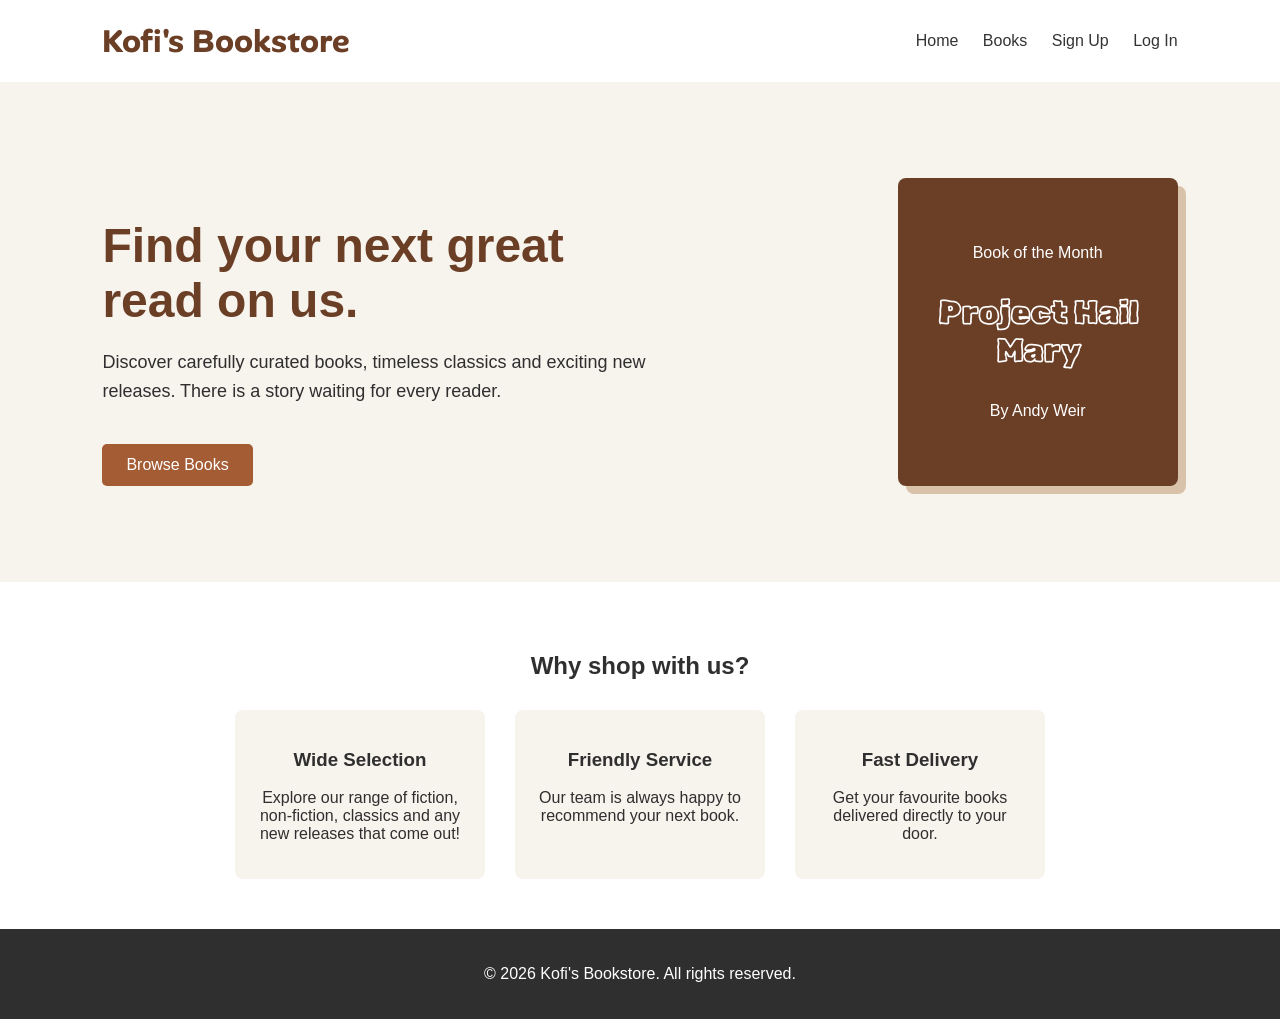
<file: templates/index.html>
<!DOCTYPE html>
<html lang="en">
<head>
  <meta charset="UTF-8">
  <meta name="viewport" content="width=device-width, initial-scale=1.0">
  <link rel="stylesheet" href="/static/styles.css">
  <link rel="preconnect" href="https://fonts.googleapis.com">
  <link rel="preconnect" href="https://fonts.gstatic.com" crossorigin>
  <link href="https://fonts.googleapis.com/css2?family=Alan+Sans:wght@300..900&family=Rubik+Scribble&display=swap" rel="stylesheet">


  <title>Kofi's Bookstore</title>
</head>

<body>

  <header>
    <h1>Kofi's Bookstore</h1>

    <nav>
      <a href="/">Home</a>
      <a href="/books">Books</a>
      <a href="/users/new">Sign Up</a>
      <a href="/sessions/new">Log In</a>
    </nav>
  </header>

  <main>
    <section class="hero" id="home">
      <div class="hero-text">
        <h2>Find your next great read on us.</h2>

        <p>
          Discover carefully curated books, timeless classics and exciting
          new releases. There is a story waiting for every reader.
        </p>

        <a class="button" href="/books">Browse Books</a>
      </div>

      <div class="book-display">
        <p>Book of the Month</p>
        <h3>Project Hail Mary</h3>
        <p>By Andy Weir</p>
      </div>
    </section>

    <section class="features" id="books">
      <h2>Why shop with us?</h2>

      <div class="feature-list">
        <div class="feature">
          <h3>Wide Selection</h3>
          <p>Explore our range of fiction, non-fiction, classics and any new releases that come out!</p>
        </div>

        <div class="feature">
          <h3>Friendly Service</h3>
          <p>Our team is always happy to recommend your next book.</p>
        </div>

        <div class="feature">
          <h3>Fast Delivery</h3>
          <p>Get your favourite books delivered directly to your door.</p>
        </div>
      </div>
    </section>
  </main>

  <footer id="about">
    <p>&copy; 2026 Kofi's Bookstore. All rights reserved.</p>
  </footer>

</body>
</html>
</file>
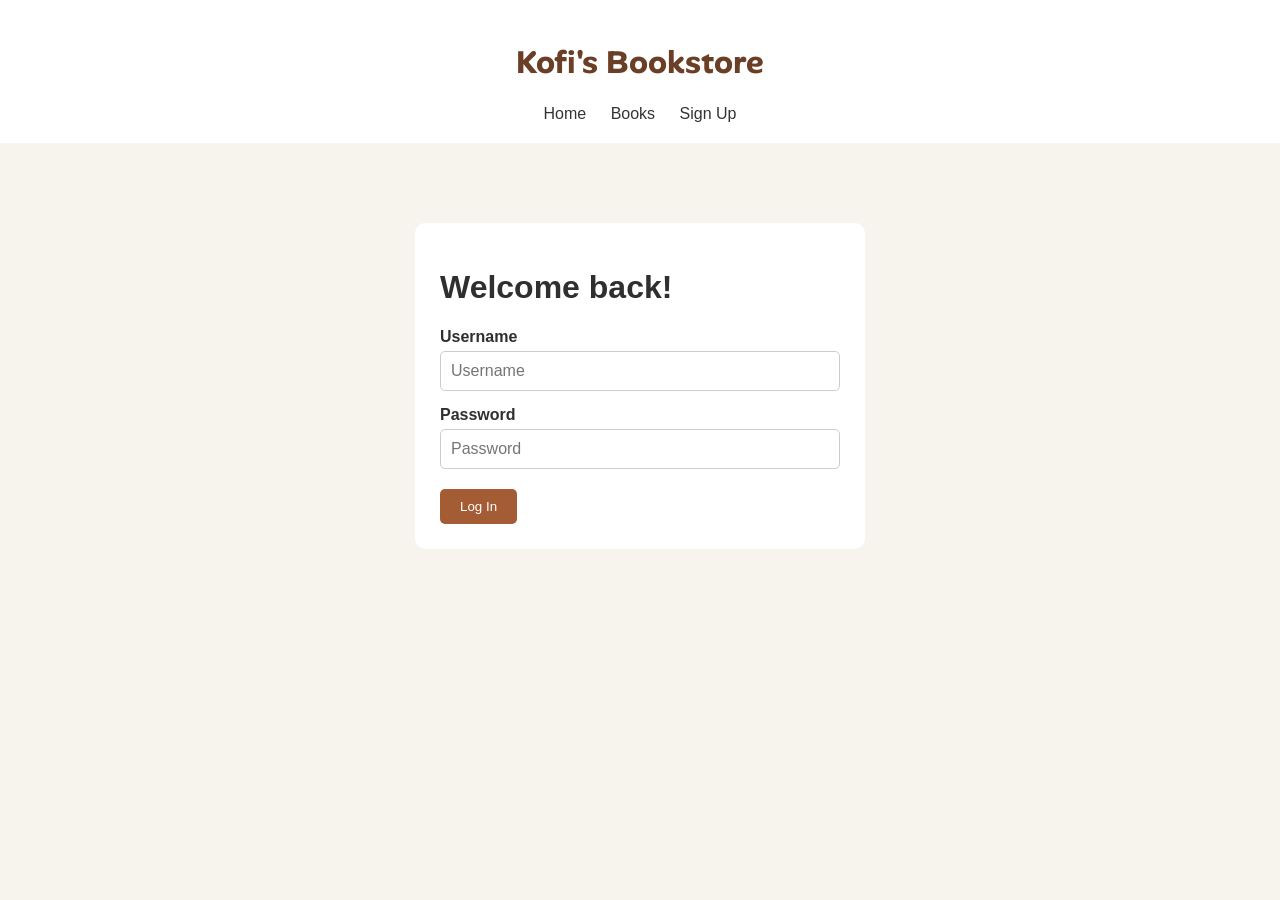
<file: templates/login.html>
<!DOCTYPE html>
<html lang="en">
<head>
  <meta charset="UTF-8">
  <meta name="viewport" content="width=device-width, initial-scale=1.0">
  <link rel="stylesheet" href="/static/login_styles.css">
  <link rel="preconnect" href="https://fonts.googleapis.com">
  <link rel="preconnect" href="https://fonts.gstatic.com" crossorigin>
  <link href="https://fonts.googleapis.com/css2?family=Alan+Sans:wght@300..900&display=swap" rel="stylesheet">
  <title>Log In</title>
</head>

<body>

  <header>
    <h1>Kofi's Bookstore</h1>

    <nav>
      <a href="/">Home</a>
      <a href="/books">Books</a>
      <a href="/users/new">Sign Up</a>
    </nav>
  </header>

  <main>
    
    <form class="login-form" method="POST" action="/sessions">
      <h1>Welcome back!</h1>

      <label for="username">Username</label>
      <input
        type="VARCHAR(255)"
        id="username"
        name="username"
        placeholder="Username"
        required
      >

      <label for="password">Password</label>
      <input
        type="VARCHAR(255)"
        id="password"
        name="password"
        placeholder="Password"
        required
      >

      <input type="submit" value="Log In">
    </form>
    </main>

</body>
</html>
</file>
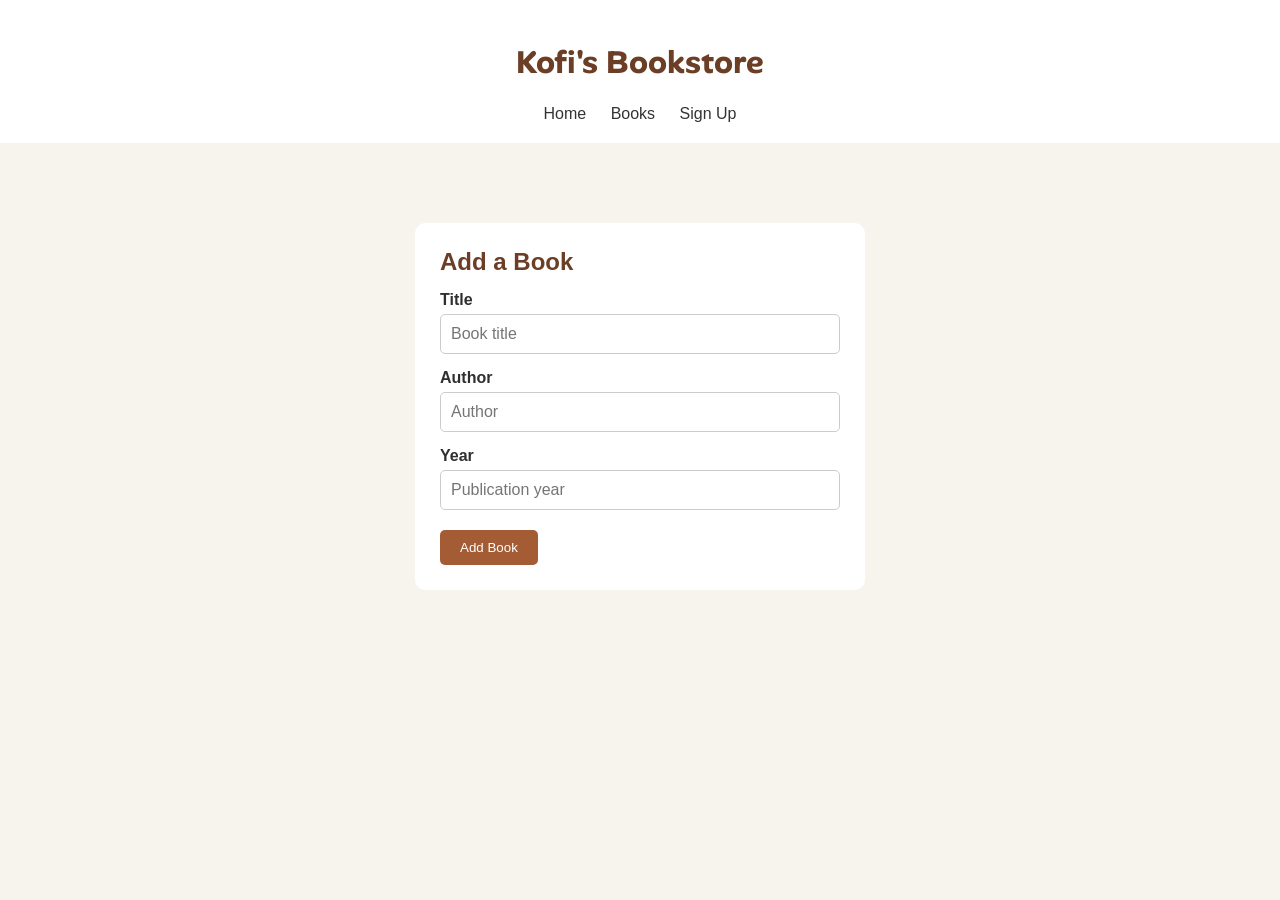
<file: templates/new_book.html>
<!DOCTYPE html>
<html lang="en">
<head>
  <meta charset="UTF-8">
  <meta name="viewport" content="width=device-width, initial-scale=1.0">
  <link rel="stylesheet" href="/static/books_styles.css">
  <link rel="preconnect" href="https://fonts.googleapis.com">
  <link rel="preconnect" href="https://fonts.gstatic.com" crossorigin>
  <link href="https://fonts.googleapis.com/css2?family=Alan+Sans:wght@300..900&display=swap" rel="stylesheet">
  <title>Our Books</title>
</head>

<body>

  <header>
    <h1>Kofi's Bookstore</h1>

    <nav>
      <a href="/">Home</a>
      <a href="/books">Books</a>
      <a href="/users/new">Sign Up</a>
    </nav>
  </header>

  <main>
    
    <form class="book-form" method="POST" action="/books">
      <h2>Add a Book</h2>

      <label for="title">Title</label>
      <input
        type="text"
        id="title"
        name="title"
        placeholder="Book title"
        required
      >

      <label for="author">Author</label>
      <input
        type="text"
        id="author"
        name="author"
        placeholder="Author"
        required
      >

      <label for="year">Year</label>
      <input
        type="number"
        id="year"
        name="year"
        placeholder="Publication year"
        required
      >

      <input type="submit" value="Add Book">
    </form>
    </main>

</body>
</html>
</file>
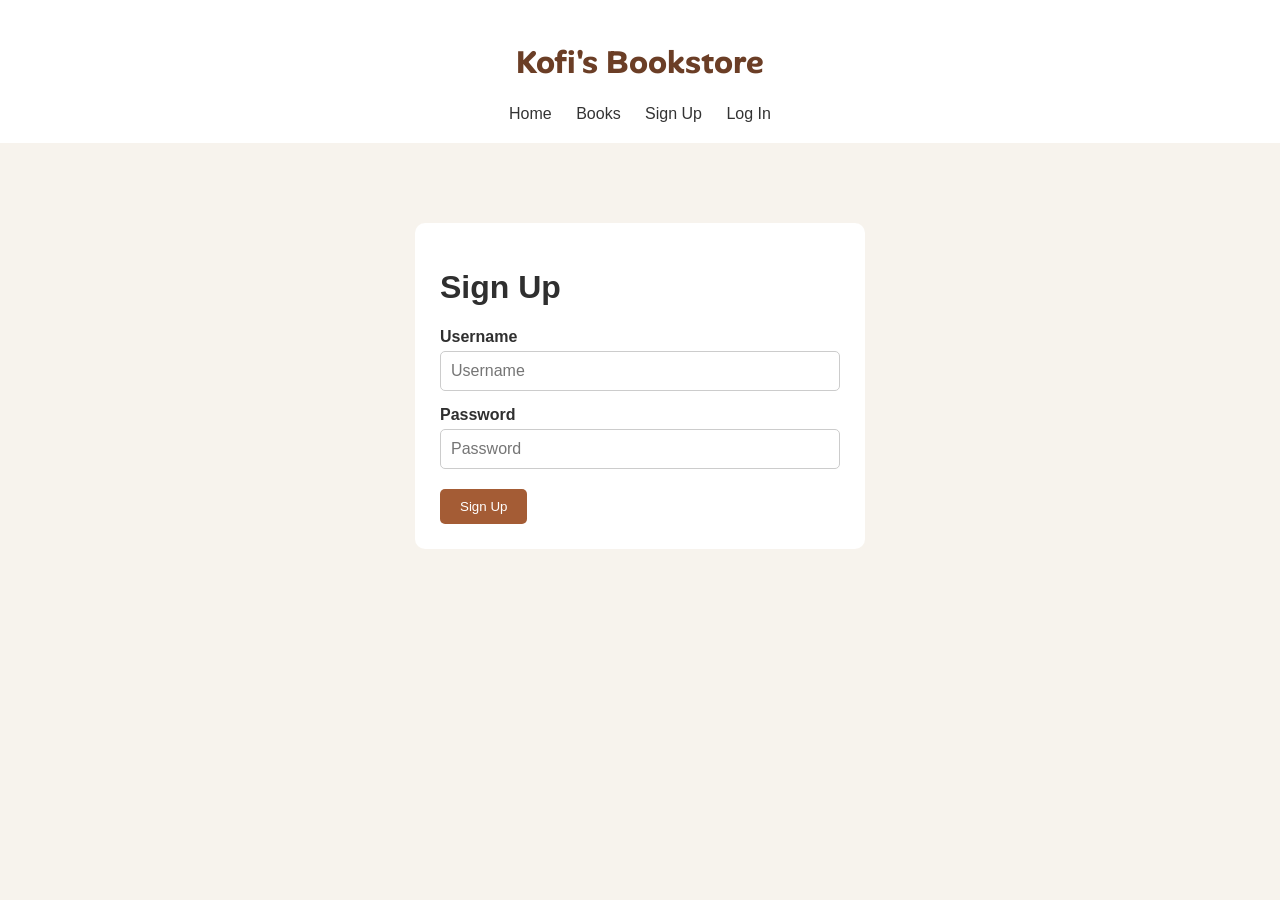
<file: templates/signup.html>
<!DOCTYPE html>
<html lang="en">
<head>
  <meta charset="UTF-8">
  <meta name="viewport" content="width=device-width, initial-scale=1.0">
  <link rel="stylesheet" href="/static/signup_styles.css">
  <link rel="preconnect" href="https://fonts.googleapis.com">
  <link rel="preconnect" href="https://fonts.gstatic.com" crossorigin>
  <link href="https://fonts.googleapis.com/css2?family=Alan+Sans:wght@300..900&display=swap" rel="stylesheet">
  <title>Sign Up</title>
</head>

<body>

  <header>
    <h1>Kofi's Bookstore</h1>

    <nav>
      <a href="/">Home</a>
      <a href="/books">Books</a>
      <a href="/users/new">Sign Up</a>
      <a href="/sessions/new">Log In</a>
    </nav>
  </header>

  <main>
    
    <form class="signup-form" method="POST" action="/signup">
      <h1>Sign Up</h1>

      <label for="username">Username</label>
      <input
        type="VARCHAR(255)"
        id="username"
        name="username"
        placeholder="Username"
        required
      >

      <label for="password">Password</label>
      <input
        type="VARCHAR(255)"
        id="password"
        name="password"
        placeholder="Password"
        required
      >

      <input type="submit" value="Sign Up">
    </form>
    </main>

</body>
</html>
</file>
<file: static/styles.css>
* {
      box-sizing: border-box;
    }

    body {
      margin: 0;
      font-family: Arial, sans-serif;
      background-color: #f7f3ed;
      color: #2f2f2f;
    }

    header {
      display: flex;
      justify-content: space-between;
      align-items: center;
      padding: 20px 8%;
      background-color: #ffffff;
    }

    header h1 {
      font-family: "Alan Sans", sans-serif;
      margin: 0;
      color: #6b3e26;
    }

    nav a {
      margin-left: 20px;
      color: #333333;
      text-decoration: none;
    }

    nav a:hover {
      color: #a45c35;
    }

    .hero {
      min-height: 500px;
      display: flex;
      justify-content: space-between;
      align-items: center;
      gap: 40px;
      padding: 60px 8%;
    }

    .hero-text {
      max-width: 550px;
    }

    .hero-text h2 {
      margin-bottom: 20px;
      font-size: 48px;
      color: #6b3e26;
    }

    .hero-text p {
      font-size: 18px;
      line-height: 1.6;
    }

    .button {
      display: inline-block;
      margin-top: 20px;
      padding: 12px 24px;
      background-color: #a45c35;
      color: white;
      text-decoration: none;
      border-radius: 5px;
    }

    .button:hover {
      background-color: #7e4328;
    }

    .book-display {
      width: 280px;
      padding: 50px 30px;
      background-color: #6b3e26;
      color: white;
      text-align: center;
      border-radius: 8px;
      box-shadow: 8px 8px 0 #d8c2aa;
    }

    .book-display h3 {
      font-family: "Rubik Scribble", system-ui;
      font-size: 32px;
    }

    .features {
      padding: 50px 8%;
      background-color: #ffffff;
      text-align: center;
    }

    .feature-list {
      display: flex;
      justify-content: center;
      gap: 30px;
      margin-top: 30px;
    }

    .feature {
      width: 250px;
      padding: 20px;
      background-color: #f7f3ed;
      border-radius: 8px;
    }

    footer {
      padding: 20px;
      background-color: #2f2f2f;
      color: white;
      text-align: center;
    }

    @media (max-width: 700px) {
      header,
      .hero,
      .feature-list {
        flex-direction: column;
      }

      header {
        gap: 15px;
      }

      nav a {
        margin: 0 8px;
      }

      .hero {
        text-align: center;
      }

      .hero-text h2 {
        font-size: 36px;
      }

      .book-display {
        width: 100%;
        max-width: 280px;
      }

      .feature {
        width: 100%;
      }
    }
</file>
<file: static/login_styles.css>
* {
  box-sizing: border-box;
    }
    
    body {
      margin: 0;
      font-family: Arial, sans-serif;
      background-color: #f7f3ed;
      color: #2f2f2f;
    }

    header {
      padding: 20px;
      background-color: white;
      text-align: center;
    }

    header h1 {
      color: #6b3e26;
      font-family: "Alan Sans", sans-serif;
    }

    nav a {
      margin: 0 10px;
      color: #333;
      text-decoration: none;
    }

    main {
      padding: 40px;
    }

    .login-form {
    width: 100%;
    max-width: 450px;
    margin: 40px auto;
    padding: 25px;
    background-color: white;
    border-radius: 10px;
  }

    .login-form h2 {
      margin-top: 0;
      margin: auto;
      color: #6b3e26;
    }

    .login-form label {
      display: block;
      margin-top: 15px;
      margin-bottom: 5px;
      font-weight: bold;
    }

    .login-form input[type="VARCHAR(255)"],
    .login-form input[type="number"] {
      width: 100%;
      padding: 10px;
      border: 1px solid #cccccc;
      border-radius: 5px;
      font-size: 16px;
    }

    .login-form input[type="submit"] {
      margin-top: 20px;
      padding: 10px 20px;
      background-color: #a45c35;
      color: white;
      border: none;
      border-radius: 5px;
      cursor: pointer;
    }

    .login-form input[type="submit"]:hover {
      background-color: #7e4328;
    }
</file>
<file: static/books_styles.css>
* {
  box-sizing: border-box;
    }
    
    body {
      margin: 0;
      font-family: Arial, sans-serif;
      background-color: #f7f3ed;
      color: #2f2f2f;
    }

    header {
      padding: 20px;
      background-color: white;
      text-align: center;
    }

    header h1 {
      color: #6b3e26;
      font-family: "Alan Sans", sans-serif;
    }

    nav a {
      margin: 0 10px;
      color: #333;
      text-decoration: none;
    }

    main {
      padding: 40px;
    }

    .book-list {
    display: grid;
    grid-template-columns: repeat(6, 1fr);
    gap: 20px;
    align-items: start;
    justify-content: center;
    }

    .book-card {
    width: auto;
    padding: 20px;
    background-color: white;
    border-radius: 8px;
    text-align: center;

    height: 100%;
    }

    .book-cover {
    width: 100%;
    height: 300px;
    object-fit: contain;
    border-radius: 4px;
    }

    .book-card h2 {
    color: #6b3e26;
    }

    @media (max-width: 900px) {
    .book-list {
        grid-template-columns: repeat(2, 260px);
    }
    }

    @media (max-width: 600px) {
    .book-list {
        grid-template-columns: 260px;
    }
    }

    .book-form {
    width: 100%;
    max-width: 450px;
    margin: 40px auto;
    padding: 25px;
    background-color: white;
    border-radius: 10px;
  }

    .book-form h2 {
      margin-top: 0;
      margin: auto;
      color: #6b3e26;
    }

    .book-form label {
      display: block;
      margin-top: 15px;
      margin-bottom: 5px;
      font-weight: bold;
    }

    .book-form input[type="text"],
    .book-form input[type="number"] {
      width: 100%;
      padding: 10px;
      border: 1px solid #cccccc;
      border-radius: 5px;
      font-size: 16px;
    }

    .book-form input[type="submit"] {
      margin-top: 20px;
      padding: 10px 20px;
      background-color: #a45c35;
      color: white;
      border: none;
      border-radius: 5px;
      cursor: pointer;
    }

    .book-form input[type="submit"]:hover {
      background-color: #7e4328;
    }

    .search-form {
      margin: 30px auto;
      padding: 25px;
      background-color: white;
      border-radius: 10px;
      max-width: 900px;
    }

    .search-form h2 {
      margin-top: 0;
      color: #6b3e26;
    }

    .search-fields {
      display: flex;
      gap: 20px;
    }

    .search-fields div {
      flex: 1;
    }

    .search-form label {
      display: block;
      margin-bottom: 5px;
      font-weight: bold;
    }

    .search-form input {
      width: 100%;
      padding: 10px;
      border: 1px solid #cccccc;
      border-radius: 5px;
      font-size: 16px;
    }

    .search-form button {
      margin-top: 20px;
      padding: 10px 20px;
      background-color: #a45c35;
      color: white;
      border: none;
      border-radius: 5px;
      cursor: pointer;
    }

    .search-form button:hover {
      background-color: #7e4328;
    }

    .clear-search {
      margin-left: 10px;
      color: #6b3e26;
    }

    @media (max-width: 700px) {
      .search-fields {
        flex-direction: column;
      }
}
</file>
<file: static/signup_styles.css>
* {
  box-sizing: border-box;
    }
    
    body {
      margin: 0;
      font-family: Arial, sans-serif;
      background-color: #f7f3ed;
      color: #2f2f2f;
    }

    header {
      padding: 20px;
      background-color: white;
      text-align: center;
    }

    header h1 {
      color: #6b3e26;
      font-family: "Alan Sans", sans-serif;
    }

    nav a {
      margin: 0 10px;
      color: #333;
      text-decoration: none;
    }

    main {
      padding: 40px;
    }

    .signup-form {
    width: 100%;
    max-width: 450px;
    margin: 40px auto;
    padding: 25px;
    background-color: white;
    border-radius: 10px;
  }

    .signup-form h2 {
      margin-top: 0;
      margin: auto;
      color: #6b3e26;
    }

    .signup-form label {
      display: block;
      margin-top: 15px;
      margin-bottom: 5px;
      font-weight: bold;
    }

    .signup-form input[type="VARCHAR(255)"],
    .signup-form input[type="number"] {
      width: 100%;
      padding: 10px;
      border: 1px solid #cccccc;
      border-radius: 5px;
      font-size: 16px;
    }

    .signup-form input[type="submit"] {
      margin-top: 20px;
      padding: 10px 20px;
      background-color: #a45c35;
      color: white;
      border: none;
      border-radius: 5px;
      cursor: pointer;
    }

    .signup-form input[type="submit"]:hover {
      background-color: #7e4328;
    }
</file>
